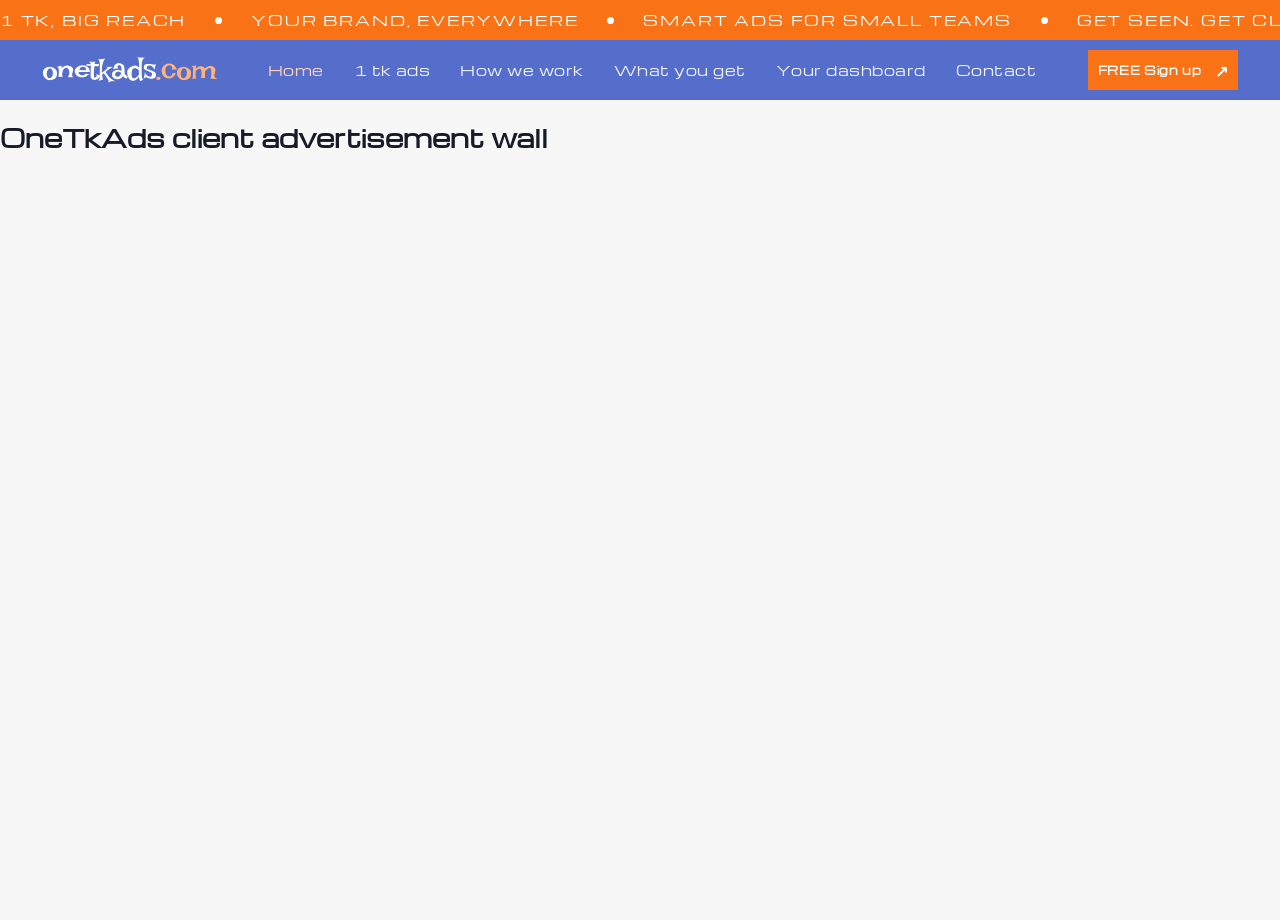
<file: index copy 2.html>
﻿<!doctype html>
<html lang="en">
  <head>
    <meta charset="UTF-8" />
    <meta name="viewport" content="width=device-width, initial-scale=1.0" />
    <meta name="description" content="OneTkAds — make your next click count." />
    <title>onetkads.com | make your next click count</title>
    <link rel="stylesheet" href="main.css" />
  </head>
  <body>
    <div class="announcement" aria-label="Current announcements">
      <div class="marquee"><div class="marquee__track">
        <div class="marquee__group"><span class="tag">1 TK, BIG REACH</span><i></i><span class="tag">YOUR BRAND, EVERYWHERE</span><i></i><span class="tag">SMART ADS FOR SMALL TEAMS</span><i></i><span class="tag">GET SEEN. GET CLICKED.</span><i></i><span class="tag">THE INTERNET'S TINIEST AD BUY</span><i></i><span class="tag">LAUNCH TODAY</span><i></i></div>
        <div class="marquee__group" aria-hidden="true"><span class="tag">1 TK, BIG REACH</span><i></i><span class="tag">YOUR BRAND, EVERYWHERE</span><i></i><span class="tag">SMART ADS FOR SMALL TEAMS</span><i></i><span class="tag">GET SEEN. GET CLICKED.</span><i></i><span class="tag">THE INTERNET'S TINIEST AD BUY</span><i></i><span class="tag">LAUNCH TODAY</span><i></i></div>
      </div></div>
    </div>
    <header class="site-header"><div class="header-inner">
      <a class="wordmark" href="index.html" aria-label="onetkads home">onetkads<span>.com</span></a>
      <button class="menu-toggle" type="button" aria-expanded="false" aria-controls="site-nav">Menu <span>+</span></button>
      <nav class="site-nav" id="site-nav" aria-label="Primary navigation">
        <a class="is-active" href="#">Home</a><a href="#">1 tk ads</a><a href="#">How we work</a><a href="#">What you get</a><a href="admin/admin.html">Your dashboard</a><a href="#">Contact</a>
      </nav>
      <a class="signup-button" href="#">FREE Sign up <span>↗</span></a>
    </div></header>
    <main id="top"><section class="wall-section" id="ad-wall" aria-labelledby="wall-title"><h1 class="visually-hidden" id="wall-title">OneTkAds client advertisement wall</h1><div class="ad-wall" id="ad-grid" aria-live="polite"></div></section></main>
    <script src="cache-clear.js"></script>
  </body>
</html>
</file>
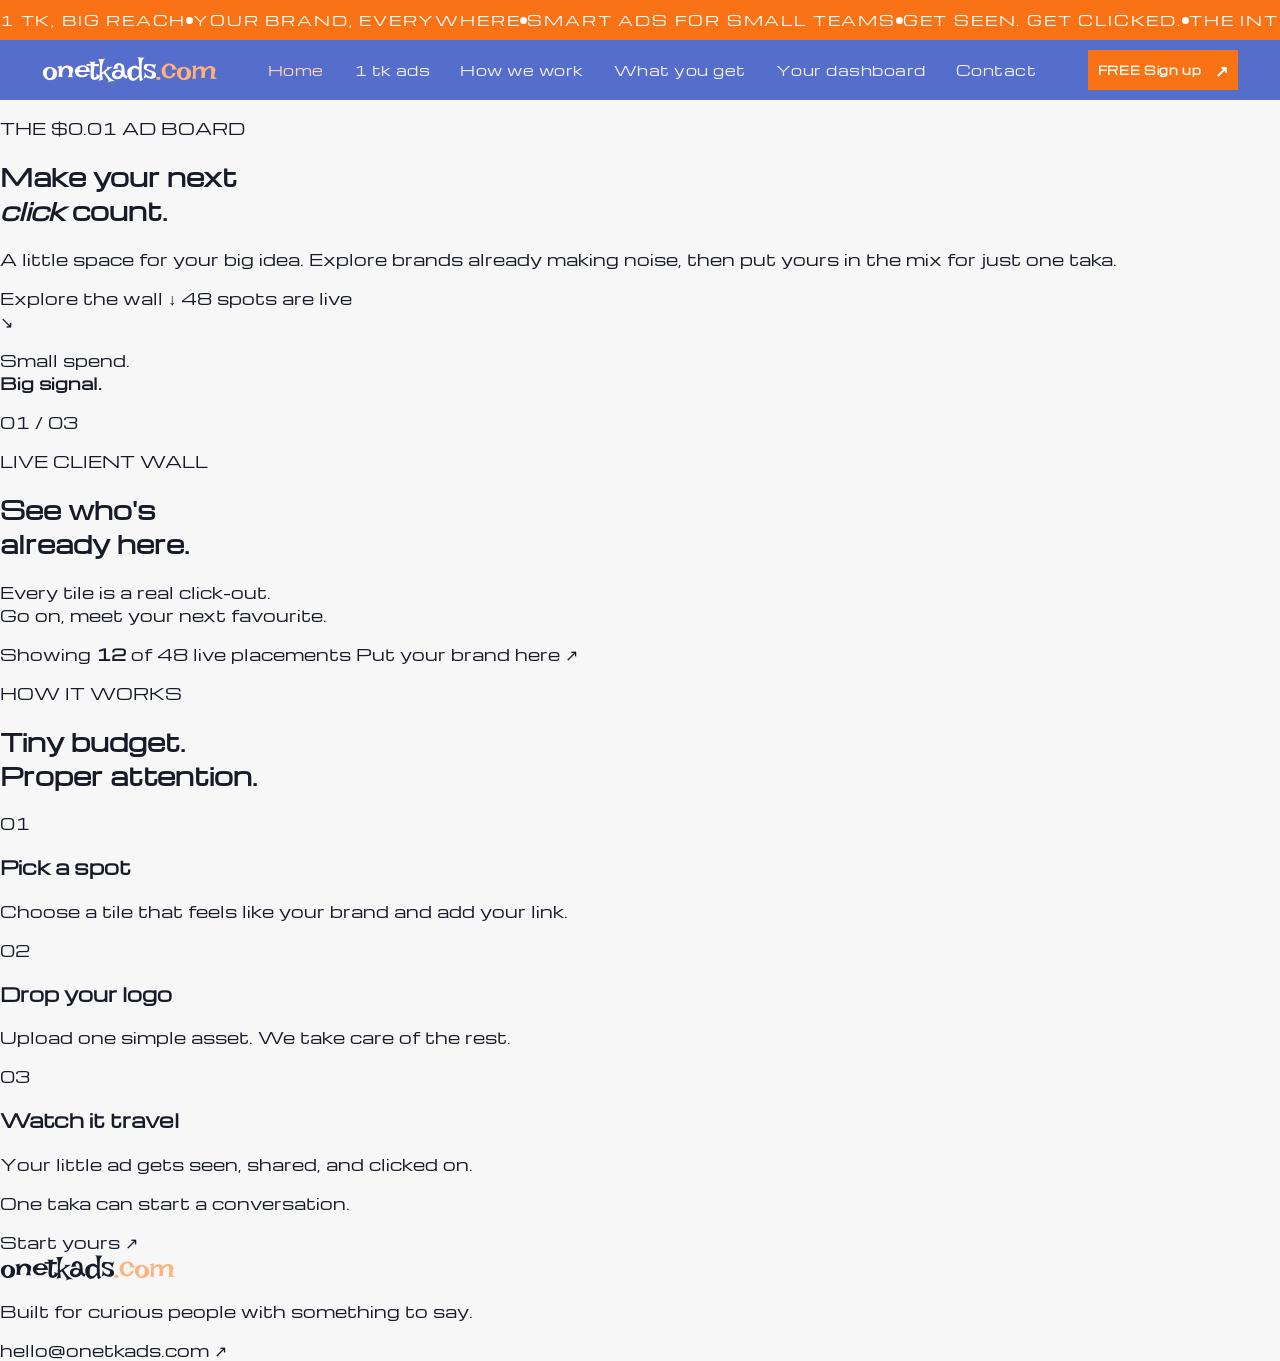
<file: index copy.html>
<!doctype html>
<html lang="en">
  <head>
    <meta charset="UTF-8" />
    <meta name="viewport" content="width=device-width, initial-scale=1.0" />
    <meta name="description" content="OneTkAds — make your next click count." />
    <title>onetkads.com — make your next click count</title>
    <link rel="stylesheet" href="main.css" />
  </head>
  <body>
    <div class="announcement" aria-label="Current announcements">
      <div class="marquee">
        <div class="marquee__track">
          <span class="tag">1 TK, BIG REACH</span><i></i>
          <span class="tag">YOUR BRAND, EVERYWHERE</span><i></i>
          <span class="tag">SMART ADS FOR SMALL TEAMS</span><i></i>
          <span class="tag">GET SEEN. GET CLICKED.</span><i></i>
          <span class="tag">THE INTERNET'S TINIEST AD BUY</span><i></i>
          <span class="tag">LAUNCH TODAY</span><i></i>
          <span class="tag">1 TK, BIG REACH</span><i></i>
          <span class="tag">YOUR BRAND, EVERYWHERE</span><i></i>
          <span class="tag">SMART ADS FOR SMALL TEAMS</span><i></i>
          <span class="tag">GET SEEN. GET CLICKED.</span><i></i>
          <span class="tag">THE INTERNET'S TINIEST AD BUY</span><i></i>
          <span class="tag">LAUNCH TODAY</span><i></i>
        </div>
      </div>
    </div>

    <header class="site-header">
      <div class="header-inner">
        <a class="wordmark" href="#top" aria-label="onetkads home">onetkads<span>.com</span></a>
        <button class="menu-toggle" type="button" aria-expanded="false" aria-controls="site-nav">Menu <span>+</span></button>
        <nav class="site-nav" id="site-nav" aria-label="Primary navigation">
          <a class="is-active" href="#top">Home</a>
          <a href="#advertise">1 tk ads</a>
          <a href="#how-it-works">How we work</a>
          <a href="#what-you-get">What you get</a>
          <a href="admin/admin.html">Your dashboard</a>
          <a href="#footer">Contact</a>
        </nav>
        <a class="signup-button" href="#advertise">FREE Sign up <span>↗</span></a>
      </div>
    </header>

    <main id="top">
      <section class="hero" id="advertise" aria-labelledby="hero-title">
        <div class="hero__copy">
          <p class="eyebrow"><span class="eyebrow-dot"></span> THE $0.01 AD BOARD</p>
          <h1 id="hero-title">Make your next<br /><em>click</em> count.</h1>
          <p class="hero__intro">A little space for your big idea. Explore brands already making noise, then put yours in the mix for just one taka.</p>
          <div class="hero__actions">
            <a class="primary-button" href="#ad-wall">Explore the wall <span>↓</span></a>
            <span class="live-note"><span class="live-dot"></span> 48 spots are live</span>
          </div>
        </div>
        <div class="hero__aside" aria-label="Campaign summary">
          <div class="scribble" aria-hidden="true">↘</div>
          <p>Small spend.<br /><strong>Big signal.</strong></p>
          <span class="hero__count">01 / 03</span>
        </div>
      </section>

      <section class="wall-section" id="ad-wall" aria-labelledby="wall-title">
        <div class="section-heading">
          <div>
            <p class="eyebrow"><span class="eyebrow-dot"></span> LIVE CLIENT WALL</p>
            <h2 id="wall-title">See who's<br /><span>already here.</span></h2>
          </div>
          <p class="section-note">Every tile is a real click-out.<br />Go on, meet your next favourite.</p>
        </div>
        <div class="ad-wall" id="ad-grid" aria-live="polite"></div>
        <div class="wall-footer">
          <span>Showing <strong>12</strong> of 48 live placements</span>
          <a href="#advertise">Put your brand here <span>↗</span></a>
        </div>
      </section>

      <section class="info-strip" id="how-it-works" aria-labelledby="how-title">
        <div><p class="eyebrow"><span class="eyebrow-dot"></span> HOW IT WORKS</p><h2 id="how-title">Tiny budget.<br /><span>Proper attention.</span></h2></div>
        <div class="steps">
          <article><span>01</span><h3>Pick a spot</h3><p>Choose a tile that feels like your brand and add your link.</p></article>
          <article><span>02</span><h3>Drop your logo</h3><p>Upload one simple asset. We take care of the rest.</p></article>
          <article><span>03</span><h3>Watch it travel</h3><p>Your little ad gets seen, shared, and clicked on.</p></article>
        </div>
      </section>

      <section class="promise" id="what-you-get" aria-label="OneTkAds promise">
        <p>One taka can start a conversation.</p>
        <a class="outline-button" href="#advertise">Start yours <span>↗</span></a>
      </section>
    </main>

    <footer class="site-footer" id="footer">
      <a class="wordmark" href="#top">onetkads<span>.com</span></a>
      <p>Built for curious people with something to say.</p>
      <a href="mailto:hello@onetkads.com">hello@onetkads.com <span>↗</span></a>
    </footer>
    <script src="main.js"></script>
  </body>
</html>
</file>
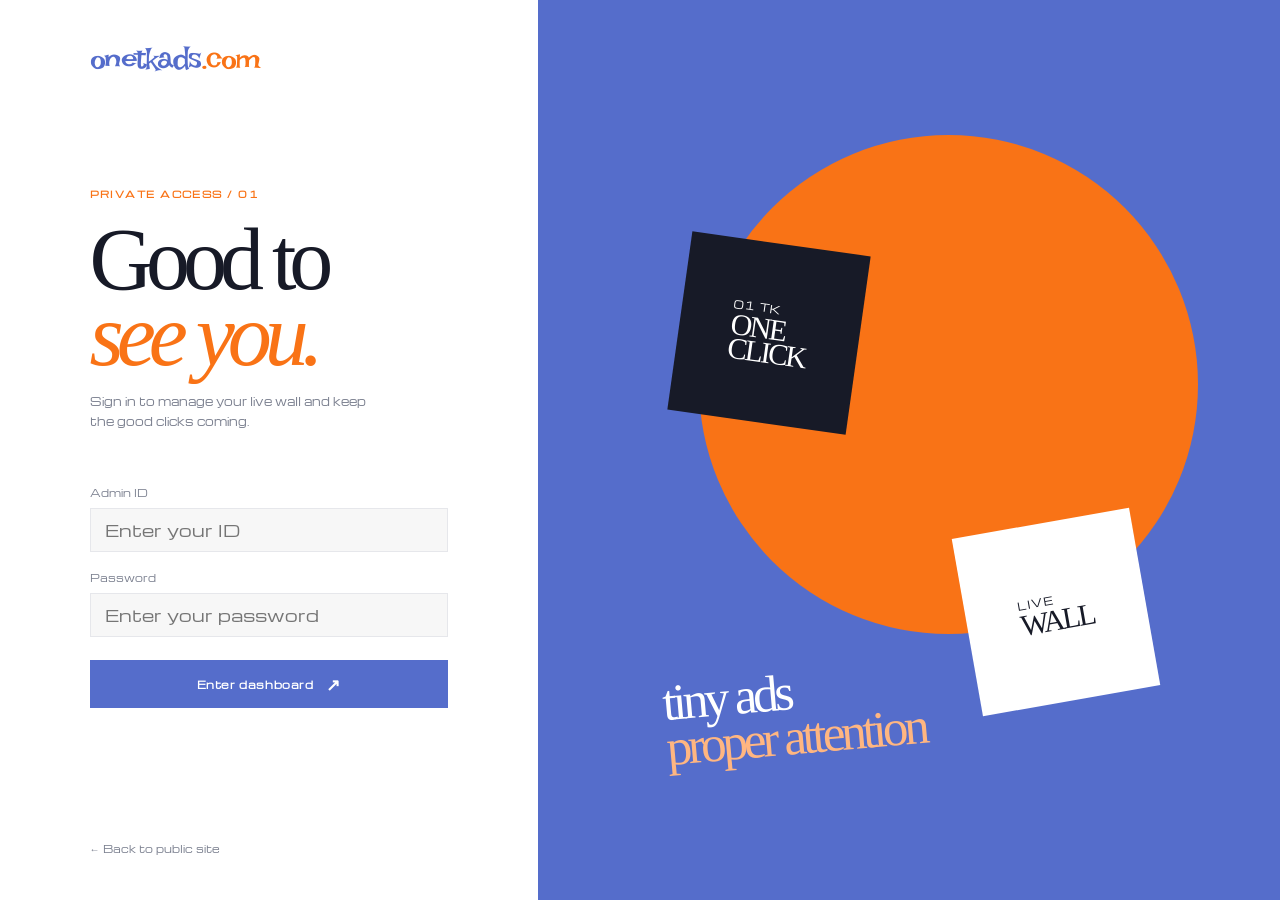
<file: admin/admin.html>
<!doctype html>
<html lang="en">
  <head>
    <meta charset="UTF-8" />
    <meta name="viewport" content="width=device-width, initial-scale=1.0" />
    <title>Admin · onetkads.com</title>
    <link rel="stylesheet" href="admin.css" />
  </head>
  <body>
    <main class="admin-shell">
      <section class="login-panel" id="login-panel" aria-labelledby="login-title">
        <a class="admin-brand" href="../index.html">onetkads<span>.com</span></a>
        <div class="login-copy"><p class="kicker">PRIVATE ACCESS / 01</p><h1 id="login-title">Good to<br /><em>see you.</em></h1><p>Sign in to manage your live wall and keep the good clicks coming.</p></div>
        <form id="login-form" class="login-form">
          <label for="username">Admin ID</label><input id="username" name="username" type="text" autocomplete="username" placeholder="Enter your ID" required />
          <label for="password">Password</label><input id="password" name="password" type="password" autocomplete="current-password" placeholder="Enter your password" required />
          <button type="submit">Enter dashboard <span>↗</span></button>
          <p class="form-message" id="form-message" role="alert"></p>
        </form>
        <a class="back-link" href="../index.html">← Back to public site</a>
      </section>
      <aside class="login-art" aria-hidden="true"><div class="art-circle"></div><div class="art-card art-card--one">01 TK<br /><strong>ONE<br />CLICK</strong></div><div class="art-card art-card--two">LIVE<br /><strong>WALL</strong></div><p>tiny ads<br /><span>proper attention</span></p></aside>
    </main>
    <section class="dashboard" id="dashboard" hidden>
      <aside class="dashboard-sidebar"><a class="admin-brand" href="../index.html">onetkads<span>.com</span></a><p class="sidebar-label">WORKSPACE</p><nav><a class="active" href="#overview">◉ <span>Dashboard</span></a><a href="#ads">▦ <span>Advertisement</span></a><a href="#clients">◌ <span>Clients</span></a><a href="#settings">⌘ <span>Settings</span></a></nav><a class="logout-link" href="logout.html">↪ <span>Log out</span></a></aside>
      <div class="dashboard-main"><header class="dashboard-top"><div><p class="kicker">MONDAY, JULY 24, 2026</p><h1>Good morning, admin.</h1></div><a href="../index.html" target="_blank">View live wall ↗</a></header><div class="dashboard-content" id="overview"><div class="stat-row"><article><span>LIVE ADS</span><strong>48</strong><small>+12% this month</small></article><article><span>TOTAL CLICKS</span><strong>12.8k</strong><small>+18.4% this month</small></article><article><span>ACTIVE CLIENTS</span><strong>36</strong><small>4 pending review</small></article></div><section class="dashboard-card recent"><div class="card-heading"><div><p class="kicker">ACTIVITY</p><h2>Recent placements</h2></div><button>View all ↗</button></div><div class="activity-list"><div><span class="activity-mark orange">C</span><p><strong>Canva</strong> placement went live<small>2 minutes ago</small></p><b>LIVE</b></div><div><span class="activity-mark blue">S</span><p><strong>Shopify</strong> submitted a new ad<small>34 minutes ago</small></p><b class="review">REVIEW</b></div><div><span class="activity-mark dark">N</span><p><strong>Notion</strong> updated their destination link<small>1 hour ago</small></p><b>LIVE</b></div></div></section><div class="lower-grid"><section class="dashboard-card"><p class="kicker">PLACEMENTS</p><h2>Wall capacity</h2><div class="capacity"><div><strong>72%</strong><span>36 / 50 slots filled</span></div><div class="capacity-bar"><i></i></div></div><a href="#ads" class="text-link">Manage placements ↗</a></section><section class="dashboard-card"><p class="kicker">QUICK ACTION</p><h2>Ready to make<br />some noise?</h2><a class="quick-button" href="#ads">Add advertisement <span>+</span></a></section></div></div></div>
    </section>
    <script src="admin.js"></script>
  </body>
</html>
</file>
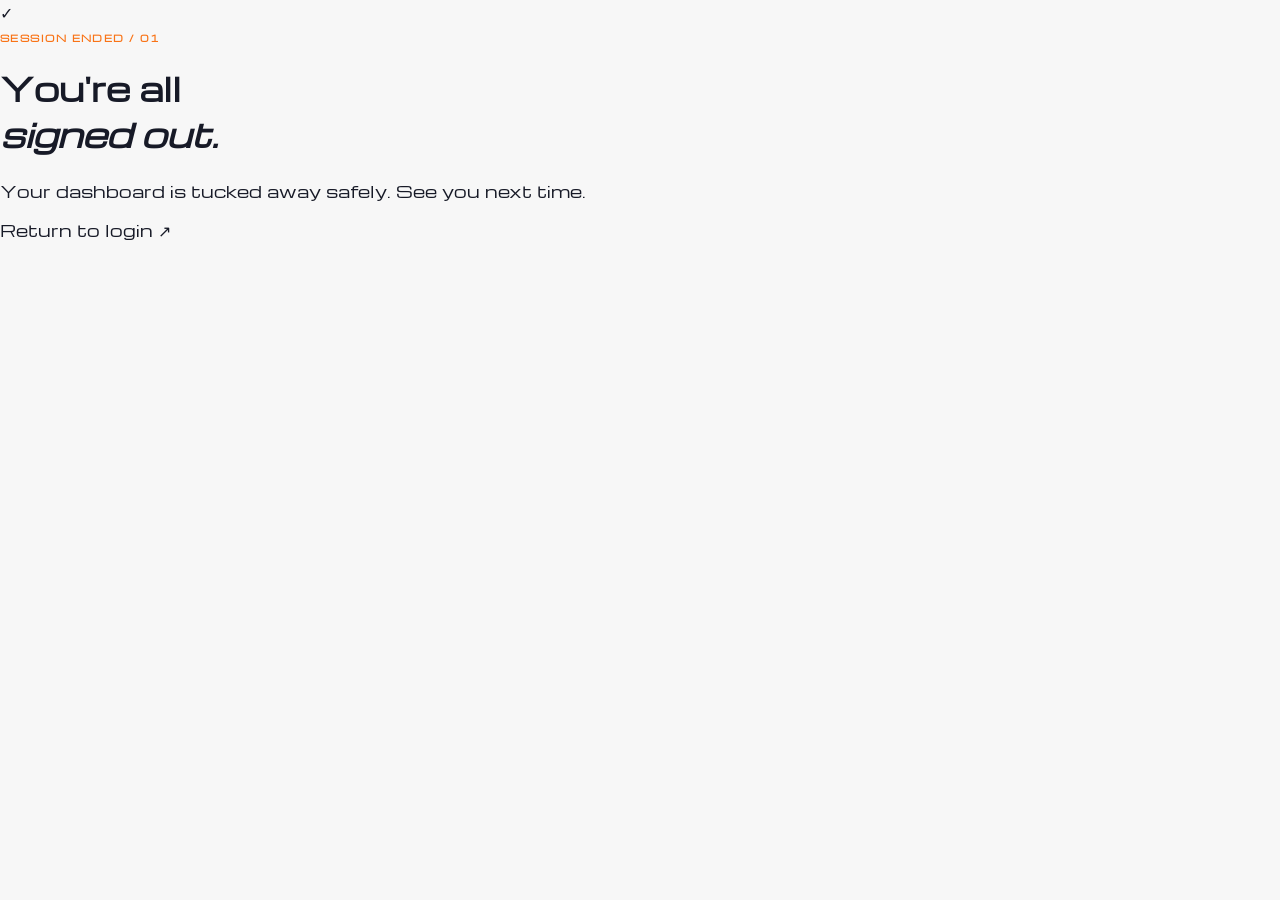
<file: admin/logout.html>
<!doctype html>
<html lang="en">
  <head><meta charset="UTF-8" /><meta name="viewport" content="width=device-width, initial-scale=1.0" /><title>Signed out · onetkads.com</title><link rel="stylesheet" href="admin.css" /></head>
  <body class="logout-page"><main><div class="logout-mark">✓</div><p class="kicker">SESSION ENDED / 01</p><h1>You're all<br /><em>signed out.</em></h1><p>Your dashboard is tucked away safely. See you next time.</p><a href="admin.html">Return to login <span>↗</span></a></main><script src="logout.js"></script></body>
</html>
</file>
<file: main.css>
﻿@font-face { font-family: "Irish Grover Local"; src: url("assets/fonts/irish-grover.ttf") format("truetype"); font-display: swap; }
@font-face { font-family: "Microma Local"; src: url("assets/fonts/microma.ttf") format("truetype"); font-display: swap; }

:root { --orange: #F97316; --blue: #556DCB; --paper: #f7f7f7; --ink: #171a27; }
* { box-sizing: border-box; }
html, body { min-height: 100%; }
body { margin: 0; background: var(--paper); color: var(--ink); font-family: "Microma Local", "Trebuchet MS", sans-serif; }
a { color: inherit; text-decoration: none; }
button { font: inherit; }

.announcement { height: 40px; overflow: hidden; color: white; background: var(--orange); display: flex; align-items: center; }
.marquee { width: 100%; overflow: hidden; }
.marquee__track { width: max-content; display: flex; align-items: center; animation: ticker 42s linear infinite; will-change: transform; }
.marquee__group { display: flex; align-items: center; gap: 29px; padding-right: 29px; flex: 0 0 auto; }
.marquee__track .tag { font-family: "Microma Local", sans-serif; font-size: 14px; font-weight: 300; letter-spacing: .13em; white-space: nowrap; }
.marquee__track i { display: block; width: 7px; height: 7px; flex: 0 0 7px; background: white; border-radius: 50%; }
@keyframes ticker { from { transform: translateX(0); } to { transform: translateX(-50%); } }

.site-header { height: 60px; width: 100%; color: white; background: var(--blue); position: relative; z-index: 10; }
.header-inner { height: 100%; max-width: 1600px; padding: 0 42px; margin: auto; display: flex; align-items: center; justify-content: space-between; gap: 30px; }
.wordmark { font: 30px/1 "Irish Grover Local", Georgia, serif; letter-spacing: -.04em; white-space: nowrap; }
.wordmark span { color: #ffb37b; }
.site-nav { display: flex; align-items: center; gap: 30px; margin-left: auto; margin-right: auto; }
.site-nav a { font-size: 14px; letter-spacing: .035em; white-space: nowrap; opacity: .9; transition: color .2s ease, opacity .2s ease; }
.site-nav a:hover, .site-nav a.is-active { color: #ffd4bb; opacity: 1; }
.signup-button { display: inline-flex; align-items: center; justify-content: center; gap: 13px; width: 150px; height: 40px; color: white; background: var(--orange); font-size: 11px; letter-spacing: .06em; font-weight: 700; transition: background .2s ease, color .2s ease; }
.signup-button:hover { color: var(--ink); background: var(--paper); }
.signup-button span { font-size: 16px; line-height: 0; }
.menu-toggle { display: none; border: 0; background: none; color: white; cursor: pointer; }

main { min-height: calc(100vh - 100px); }
.main-container { width: 100%; max-width: 1600px; min-height: calc(100vh - 100px); margin: 0 auto; padding: 8px 42px 24px; background: white; }

@media (max-width: 1000px) {
  .header-inner { padding-left: 22px; padding-right: 22px; gap: 12px; }
  .site-nav { gap: 30px; }
  .site-nav a { font-size: 14px; }
}

@media (max-width: 700px) {
  .site-header { height: 68px; }
  .header-inner { position: relative; }
  .wordmark { font-size: 26px; }
  .menu-toggle { display: block; margin-left: auto; font-size: 11px; letter-spacing: .08em; }
  .menu-toggle span { color: #ffd4bb; font-size: 20px; margin-left: 5px; }
  .signup-button { width: 112px; height: 36px; font-size: 9px; }
  .site-nav { display: none; position: absolute; top: 68px; left: 0; right: 0; padding: 20px 22px; flex-direction: column; align-items: flex-start; gap: 30px; background: var(--blue); box-shadow: 0 15px 25px rgba(23,26,39,.15); }
  .site-nav.is-open { display: flex; }
  .site-nav a { font-size: 14px; }
  .main-container { min-height: calc(100vh - 108px); padding: 8px 22px 24px; }
}
@media (max-width: 700px) {
  body {
    touch-action: manipulation;
    user-select: none;
    -webkit-user-select: none;
    -webkit-touch-callout: none;
  }

  img,
  a,
  button {
    -webkit-user-drag: none;
    user-drag: none;
  }
}
</file>
<file: admin/admin.css>
@font-face { font-family: "Irish Grover Local"; src: url("../assets/fonts/irish-grover.ttf") format("truetype"); font-display: swap; }
@font-face { font-family: "Microma Local"; src: url("../assets/fonts/microma.ttf") format("truetype"); font-display: swap; }
:root { --orange: #F97316; --blue: #556DCB; --paper: #f7f7f7; --ink: #171a27; --muted: #7c8190; --line: #e6e7eb; }
* { box-sizing: border-box; } body { margin: 0; min-height: 100vh; color: var(--ink); background: var(--paper); font-family: "Microma Local", Arial, sans-serif; } a { color: inherit; text-decoration: none; } button, input { font: inherit; }
.admin-shell { min-height: 100vh; display: grid; grid-template-columns: minmax(390px, 42%) 1fr; } .login-panel { max-width: 590px; width: 100%; padding: 44px clamp(30px, 7vw, 110px); display: flex; flex-direction: column; background: white; } .admin-brand { color: var(--blue); font: 30px/1 "Irish Grover Local", Georgia, serif; letter-spacing: -.05em; } .admin-brand span { color: var(--orange); } .login-copy { margin: auto 0 42px; } .kicker { color: var(--orange); font-size: 9px; font-weight: 700; letter-spacing: .16em; } .login-copy h1 { margin: 22px 0 19px; font: 400 clamp(55px, 7vw, 88px)/.86 Georgia, serif; letter-spacing: -.08em; } .login-copy h1 em { color: var(--orange); font-style: italic; } .login-copy > p:last-child { max-width: 280px; color: var(--muted); font-size: 11px; line-height: 1.8; } .login-form { display: flex; flex-direction: column; } .login-form label { margin: 0 0 8px; color: var(--muted); font-size: 10px; } .login-form input { height: 44px; padding: 0 14px; margin-bottom: 18px; border: 1px solid var(--line); color: var(--ink); background: var(--paper); outline: none; } .login-form input:focus { border-color: var(--blue); box-shadow: 0 0 0 3px rgba(85,109,203,.12); } .login-form button { height: 48px; margin-top: 5px; border: 0; color: white; background: var(--blue); font-size: 10px; font-weight: 700; letter-spacing: .06em; cursor: pointer; } .login-form button:hover { background: var(--orange); } .login-form button span { margin-left: 9px; font-size: 17px; vertical-align: -2px; } .form-message { height: 16px; margin: 12px 0 0; color: #c23b3b; font-size: 10px; } .back-link { margin-top: auto; color: var(--muted); font-size: 10px; } .back-link:hover { color: var(--orange); }
.login-art { position: relative; overflow: hidden; background: var(--blue); } .art-circle { width: min(39vw, 570px); aspect-ratio: 1; position: absolute; right: 11%; top: 15%; border-radius: 50%; background: var(--orange); } .art-card { position: absolute; display: grid; place-content: center; width: 180px; height: 180px; padding: 24px; color: white; background: var(--ink); transform: rotate(8deg); font: 11px/1.4 "Microma Local", sans-serif; letter-spacing: .08em; } .art-card strong { font: 30px/.8 Georgia, serif; letter-spacing: -.08em; } .art-card--one { left: 19%; top: 27%; } .art-card--two { right: 18%; bottom: 22%; color: var(--ink); background: white; transform: rotate(-10deg); } .login-art > p { position: absolute; bottom: 10%; left: 17%; color: white; font: 400 clamp(32px, 4vw, 62px)/.87 Georgia, serif; letter-spacing: -.08em; transform: rotate(-5deg); } .login-art > p span { color: #ffb681; }
.dashboard { min-height: 100vh; grid-template-columns: 245px 1fr; } .dashboard[hidden] { display: none; } .dashboard:not([hidden]) { display: grid; } .dashboard-sidebar { display: flex; flex-direction: column; padding: 42px 24px 28px; color: white; background: var(--blue); } .dashboard-sidebar .admin-brand { color: white; } .sidebar-label { margin: 100px 13px 20px; color: rgba(255,255,255,.55); font-size: 8px; letter-spacing: .18em; } .dashboard-sidebar nav { display: grid; gap: 6px; } .dashboard-sidebar nav a, .logout-link { display: flex; gap: 13px; align-items: center; min-height: 42px; padding: 0 13px; color: rgba(255,255,255,.75); font-size: 10px; } .dashboard-sidebar nav a span, .logout-link span { letter-spacing: .04em; } .dashboard-sidebar nav a.active, .dashboard-sidebar nav a:hover, .logout-link:hover { color: white; background: rgba(255,255,255,.14); } .logout-link { margin-top: auto; } .dashboard-main { min-width: 0; } .dashboard-top { min-height: 130px; padding: 40px 6vw 28px; display: flex; align-items: center; justify-content: space-between; border-bottom: 1px solid var(--line); background: white; } .dashboard-top h1 { margin: 13px 0 0; font: 400 32px Georgia, serif; letter-spacing: -.06em; } .dashboard-top > a { color: var(--orange); font-size: 10px; } .dashboard-content { max-width: 1100px; padding: 42px 6vw; } .stat-row { display: grid; grid-template-columns: repeat(3, 1fr); gap: 16px; } .stat-row article { min-height: 143px; padding: 22px; background: white; } .stat-row span { color: var(--muted); font-size: 9px; letter-spacing: .1em; } .stat-row strong { display: block; margin: 20px 0 7px; font: 35px Georgia, serif; letter-spacing: -.06em; } .stat-row small { color: #47a56d; font-size: 9px; } .dashboard-card { padding: 28px; background: white; } .recent { margin-top: 16px; } .card-heading { display: flex; align-items: start; justify-content: space-between; } .dashboard-card h2 { margin: 12px 0 28px; font: 400 25px Georgia, serif; letter-spacing: -.06em; } .card-heading button { border: 0; color: var(--orange); background: none; font-size: 10px; cursor: pointer; } .activity-list > div { min-height: 62px; display: flex; align-items: center; gap: 13px; border-top: 1px solid var(--line); } .activity-mark { display: grid; place-items: center; width: 31px; height: 31px; color: white; font: 700 13px Arial; } .activity-mark.orange { background: var(--orange); } .activity-mark.blue { background: var(--blue); } .activity-mark.dark { background: var(--ink); } .activity-list p { flex: 1; margin: 0; font-size: 10px; } .activity-list p strong { font-weight: 700; } .activity-list p small { display: block; margin-top: 5px; color: var(--muted); font-size: 8px; } .activity-list b { color: #47a56d; font-size: 8px; letter-spacing: .12em; } .activity-list b.review { color: var(--orange); } .lower-grid { display: grid; grid-template-columns: 1fr 1fr; gap: 16px; margin-top: 16px; } .capacity { margin: 32px 0 26px; } .capacity > div:first-child { display: flex; align-items: baseline; justify-content: space-between; } .capacity strong { font: 34px Georgia, serif; letter-spacing: -.07em; } .capacity span { color: var(--muted); font-size: 9px; } .capacity-bar { height: 7px; margin-top: 15px; background: #e7e9f6; } .capacity-bar i { display: block; width: 72%; height: 100%; background: var(--blue); } .text-link, .quick-button { color: var(--orange); font-size: 10px; font-weight: 700; } .quick-button { display: inline-flex; align-items: center; gap: 12px; padding: 12px 16px; color: white; background: var(--orange); } .quick-button span { font-size: 18px; font-weight: 400; }
@media (max-width: 760px) { .admin-shell { display: block; } .login-panel { max-width: none; min-height: 100vh; padding: 30px 25px; } .login-copy { margin: 100px 0 42px; } .login-art { display: none; } .dashboard:not([hidden]) { display: block; } .dashboard-sidebar { min-height: auto; padding: 25px 20px; } .sidebar-label { margin: 42px 13px 12px; } .dashboard-sidebar nav { grid-template-columns: repeat(4, 1fr); } .dashboard-sidebar nav a { justify-content: center; padding: 0; } .dashboard-sidebar nav a span { display: none; } .logout-link { margin-top: 14px; width: 100px; } .dashboard-top { padding: 28px 20px; align-items: start; gap: 15px; } .dashboard-top h1 { font-size: 25px; } .dashboard-content { padding: 25px 20px; } .stat-row, .lower-grid { grid-template-columns: 1fr; } .stat-row article { min-height: 120px; } }
</file>
